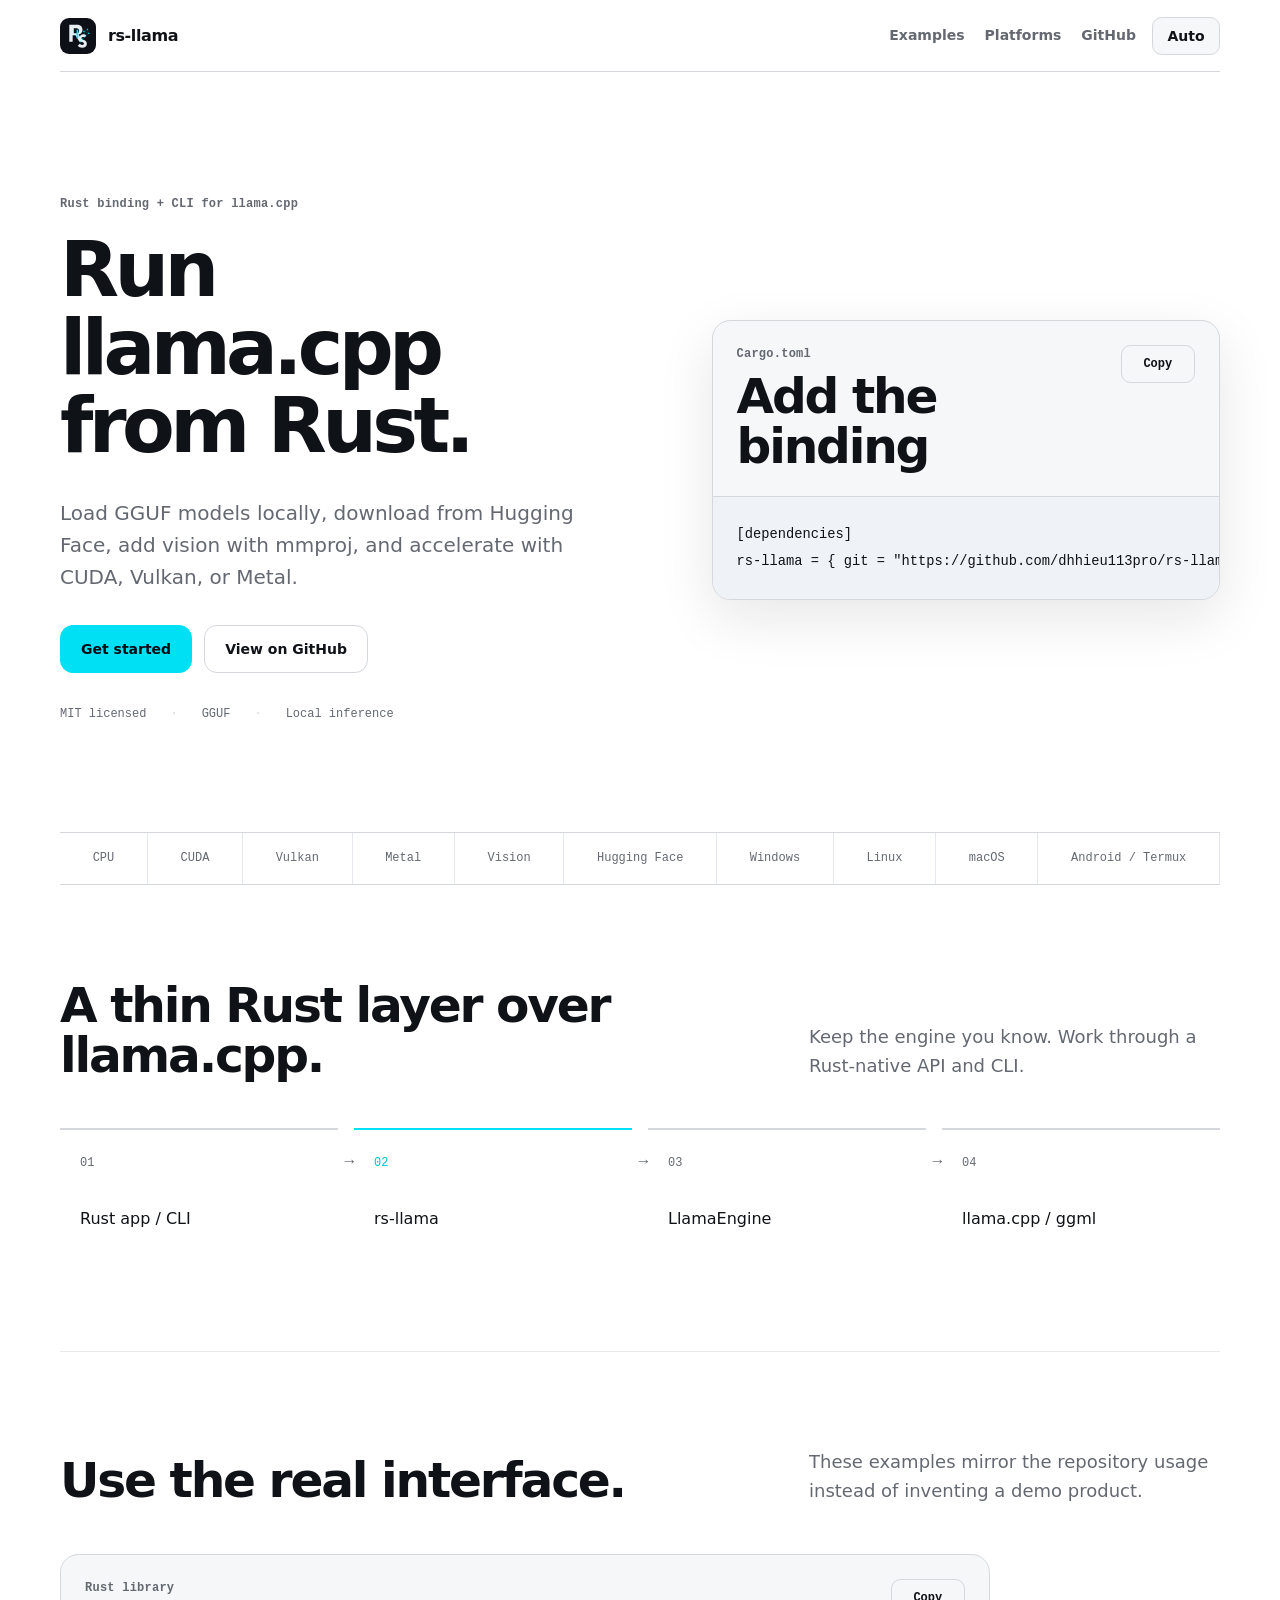
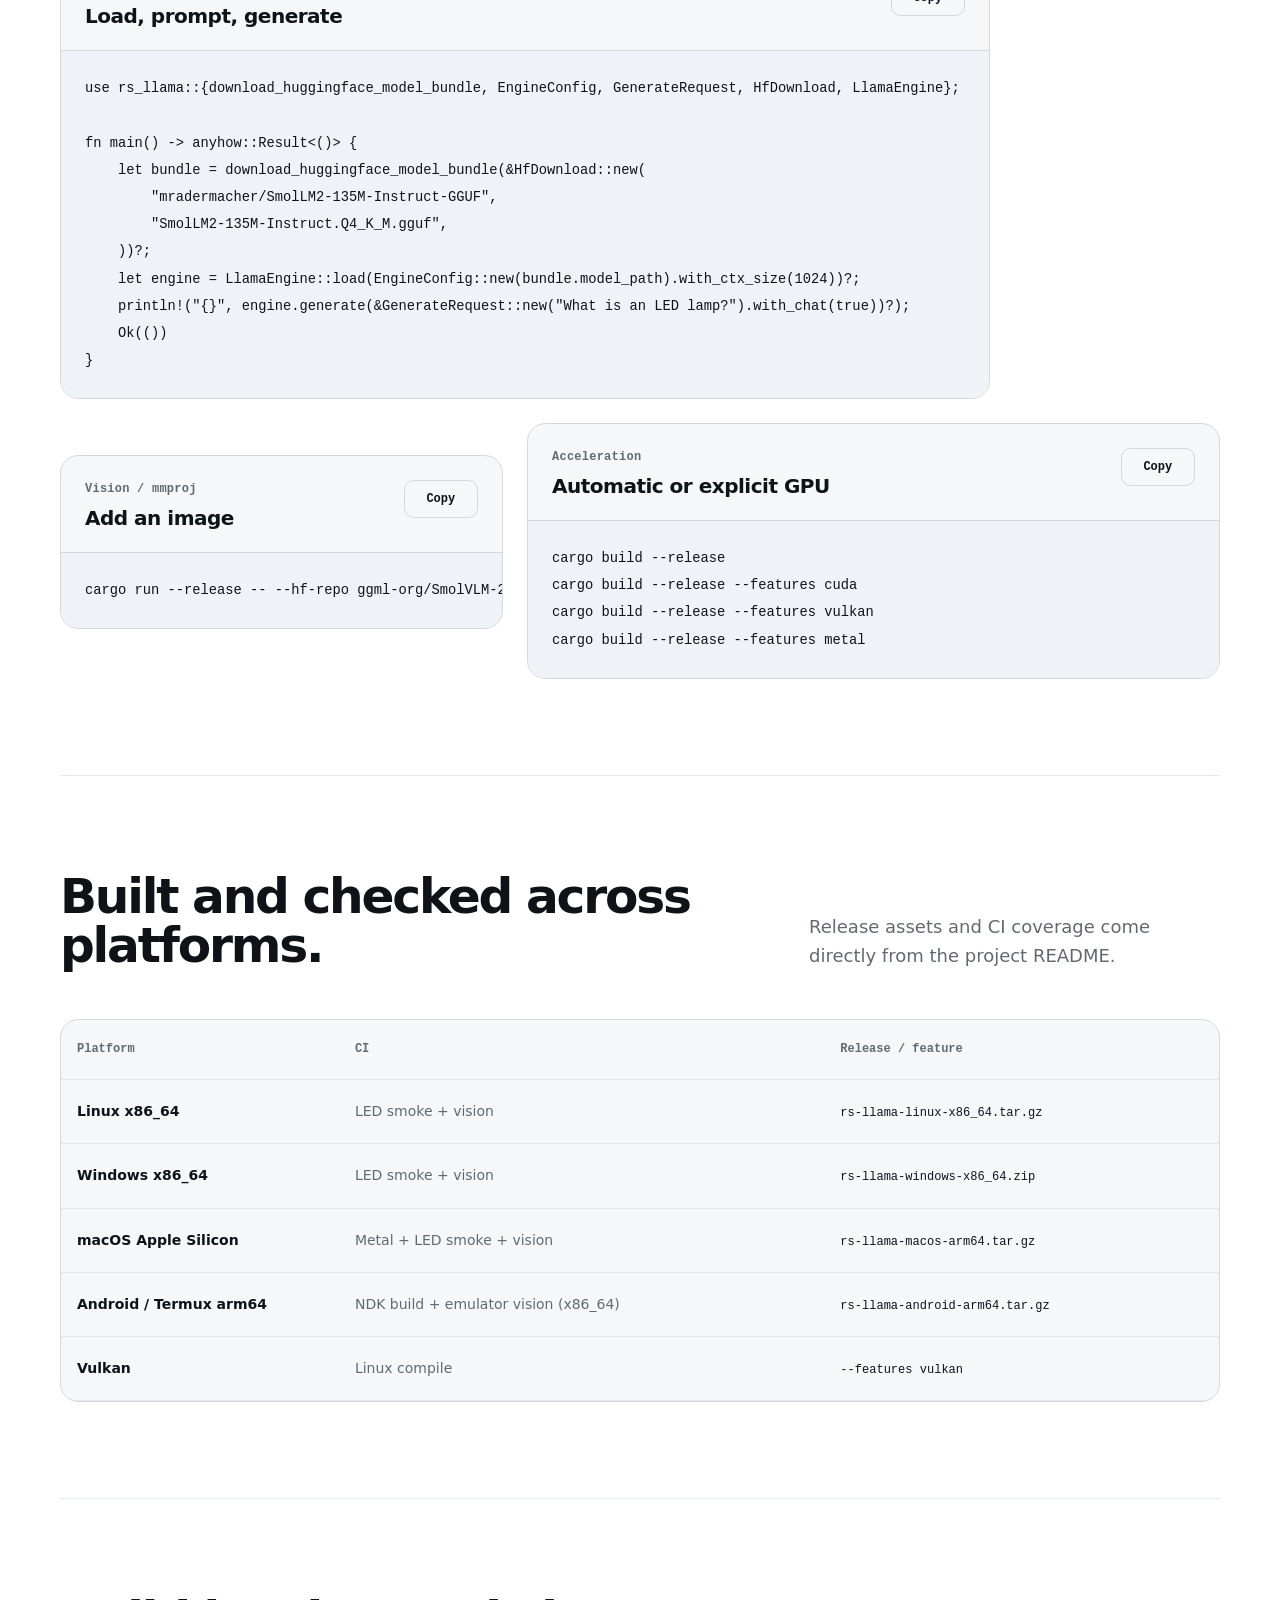
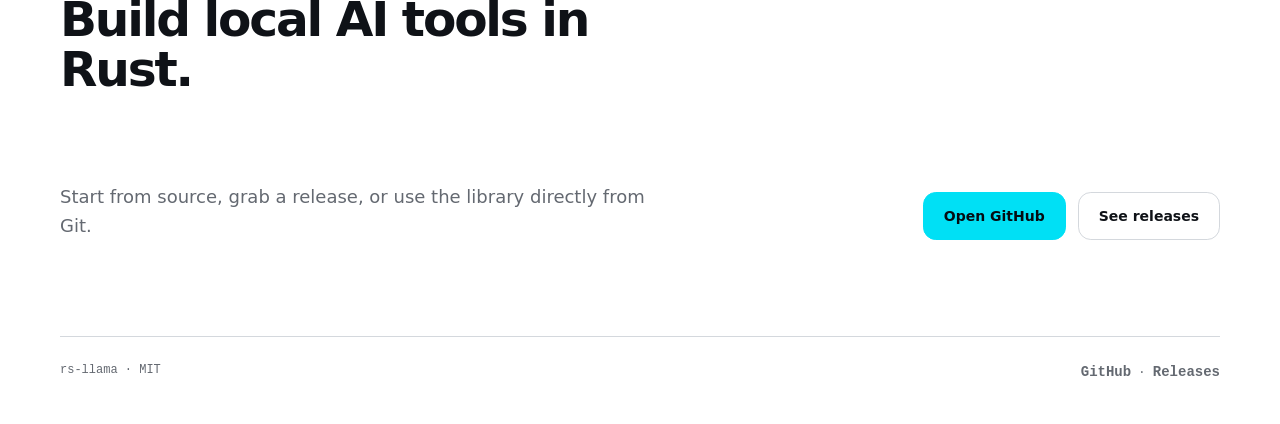
<file: docs/index.html>
<!doctype html>
<html lang="en">
<head>
  <meta charset="utf-8">
  <meta name="viewport" content="width=device-width, initial-scale=1">
  <meta name="description" content="rs-llama is a Rust library and CLI for running GGUF models through llama.cpp.">
  <meta name="color-scheme" content="light dark">
  <title>rs-llama — Run llama.cpp from Rust</title>
  <link rel="icon" href="./logo.svg" type="image/svg+xml">
  <script>(() => { try { const t = localStorage.getItem('site-theme'); if (t === 'light' || t === 'dark') document.documentElement.dataset.theme = t; } catch {} })();</script>
  <link rel="stylesheet" href="./tokens.css">
  <link rel="stylesheet" href="./styles.css">
  <script src="./app.js" defer></script>
</head>
<body>
  <a class="skip-link" href="#main">Skip to content</a>

  <header class="site-header">
    <a class="brand" href="#top" aria-label="rs-llama home">
      <img class="brand-logo" src="./logo.svg" alt="rs-llama logo">
      <span>rs-llama</span>
    </a>
    <nav class="site-nav" aria-label="Primary navigation">
      <a href="#examples">Examples</a>
      <a href="#platforms">Platforms</a>
      <a href="https://github.com/dhhieu113pro/rs-llama">GitHub</a>
    </nav>
    <button class="theme-toggle" id="theme-toggle" type="button" aria-label="Change color theme">Auto</button>
  </header>

  <main id="main">
    <section class="hero" id="top" aria-labelledby="hero-title">
      <div class="hero-copy">
        <p class="hero-note">Rust binding + CLI for llama.cpp</p>
        <h1 id="hero-title">Run llama.cpp from Rust.</h1>
        <p class="hero-lede">Load GGUF models locally, download from Hugging Face, add vision with mmproj, and accelerate with CUDA, Vulkan, or Metal.</p>
        <div class="hero-actions">
          <a class="button button-primary" href="#examples">Get started</a>
          <a class="button button-secondary" href="https://github.com/dhhieu113pro/rs-llama">View on GitHub</a>
        </div>
        <ul class="hero-meta" aria-label="Project facts">
          <li>MIT licensed</li>
          <li>GGUF</li>
          <li>Local inference</li>
        </ul>
      </div>

      <article class="playground-card playground-card-hero" aria-labelledby="install-title">
        <div class="example-head">
          <div>
            <p class="example-type">Cargo.toml</p>
            <h2 id="install-title">Add the binding</h2>
          </div>
          <button class="copy-button" type="button" data-copy-target="install-code">Copy</button>
        </div>
        <pre><code id="install-code">[dependencies]
rs-llama = { git = &quot;https://github.com/dhhieu113pro/rs-llama&quot; }</code></pre>
      </article>
    </section>

    <section class="capability-rail" aria-label="Supported capabilities">
      <span>CPU</span><span>CUDA</span><span>Vulkan</span><span>Metal</span><span>Vision</span><span>Hugging Face</span><span>Windows</span><span>Linux</span><span>macOS</span><span>Android / Termux</span>
    </section>

    <section class="architecture" aria-labelledby="architecture-title">
      <div class="section-heading">
        <h2 id="architecture-title">A thin Rust layer over llama.cpp.</h2>
        <p>Keep the engine you know. Work through a Rust-native API and CLI.</p>
      </div>
      <ol class="architecture-flow">
        <li><span>Rust app / CLI</span></li>
        <li><span>rs-llama</span></li>
        <li><span>LlamaEngine</span></li>
        <li><span>llama.cpp / ggml</span></li>
      </ol>
    </section>

    <section class="examples" id="examples" aria-labelledby="examples-title">
      <div class="section-heading">
        <h2 id="examples-title">Use the real interface.</h2>
        <p>These examples mirror the repository usage instead of inventing a demo product.</p>
      </div>

      <article class="playground-card example-wide" aria-labelledby="library-example-title">
        <div class="example-head">
          <div>
            <p class="example-type">Rust library</p>
            <h3 id="library-example-title">Load, prompt, generate</h3>
          </div>
          <button class="copy-button" type="button" data-copy-target="library-code">Copy</button>
        </div>
        <pre><code id="library-code">use rs_llama::{download_huggingface_model_bundle, EngineConfig, GenerateRequest, HfDownload, LlamaEngine};

fn main() -&gt; anyhow::Result&lt;()&gt; {
    let bundle = download_huggingface_model_bundle(&amp;HfDownload::new(
        &quot;mradermacher/SmolLM2-135M-Instruct-GGUF&quot;,
        &quot;SmolLM2-135M-Instruct.Q4_K_M.gguf&quot;,
    ))?;
    let engine = LlamaEngine::load(EngineConfig::new(bundle.model_path).with_ctx_size(1024))?;
    println!(&quot;{}&quot;, engine.generate(&amp;GenerateRequest::new(&quot;What is an LED lamp?&quot;).with_chat(true))?);
    Ok(())
}</code></pre>
      </article>

      <div class="example-pair">
        <article class="playground-card" aria-labelledby="vision-example-title">
          <div class="example-head">
            <div>
              <p class="example-type">Vision / mmproj</p>
              <h3 id="vision-example-title">Add an image</h3>
            </div>
            <button class="copy-button" type="button" data-copy-target="vision-code">Copy</button>
          </div>
          <pre><code id="vision-code">cargo run --release -- --hf-repo ggml-org/SmolVLM-256M-Instruct-GGUF --hf-file SmolVLM-256M-Instruct-Q8_0.gguf --image ./photo.jpg --chat --prompt &quot;What is in this image?&quot;</code></pre>
        </article>

        <article class="playground-card" aria-labelledby="backend-example-title">
          <div class="example-head">
            <div>
              <p class="example-type">Acceleration</p>
              <h3 id="backend-example-title">Automatic or explicit GPU</h3>
            </div>
            <button class="copy-button" type="button" data-copy-target="backend-code">Copy</button>
          </div>
          <pre><code id="backend-code">cargo build --release
cargo build --release --features cuda
cargo build --release --features vulkan
cargo build --release --features metal</code></pre>
        </article>
      </div>
    </section>

    <section class="platforms" id="platforms" aria-labelledby="platforms-title">
      <div class="section-heading">
        <h2 id="platforms-title">Built and checked across platforms.</h2>
        <p>Release assets and CI coverage come directly from the project README.</p>
      </div>
      <div class="table-wrap">
        <table class="platform-table">
          <thead><tr><th scope="col">Platform</th><th scope="col">CI</th><th scope="col">Release / feature</th></tr></thead>
          <tbody>
            <tr><th scope="row">Linux x86_64</th><td data-label="CI">LED smoke + vision</td><td data-label="Release / feature"><code>rs-llama-linux-x86_64.tar.gz</code></td></tr>
            <tr><th scope="row">Windows x86_64</th><td data-label="CI">LED smoke + vision</td><td data-label="Release / feature"><code>rs-llama-windows-x86_64.zip</code></td></tr>
            <tr><th scope="row">macOS Apple Silicon</th><td data-label="CI">Metal + LED smoke + vision</td><td data-label="Release / feature"><code>rs-llama-macos-arm64.tar.gz</code></td></tr>
            <tr><th scope="row">Android / Termux arm64</th><td data-label="CI">NDK build + emulator vision (x86_64)</td><td data-label="Release / feature"><code>rs-llama-android-arm64.tar.gz</code></td></tr>
            <tr><th scope="row">Vulkan</th><td data-label="CI">Linux compile</td><td data-label="Release / feature"><code>--features vulkan</code></td></tr>
          </tbody>
        </table>
      </div>
    </section>

    <section class="closing" aria-labelledby="closing-title">
      <h2 id="closing-title">Build local AI tools in Rust.</h2>
      <p>Start from source, grab a release, or use the library directly from Git.</p>
      <div class="hero-actions">
        <a class="button button-primary" href="https://github.com/dhhieu113pro/rs-llama">Open GitHub</a>
        <a class="button button-secondary" href="https://github.com/dhhieu113pro/rs-llama/releases">See releases</a>
      </div>
    </section>
  </main>

  <footer class="site-footer">
    <span>rs-llama · MIT</span>
    <span><a href="https://github.com/dhhieu113pro/rs-llama">GitHub</a> · <a href="https://github.com/dhhieu113pro/rs-llama/releases">Releases</a></span>
  </footer>
  <div class="sr-status" id="copy-status" role="status" aria-live="polite"></div>
</body>
</html>
</file>
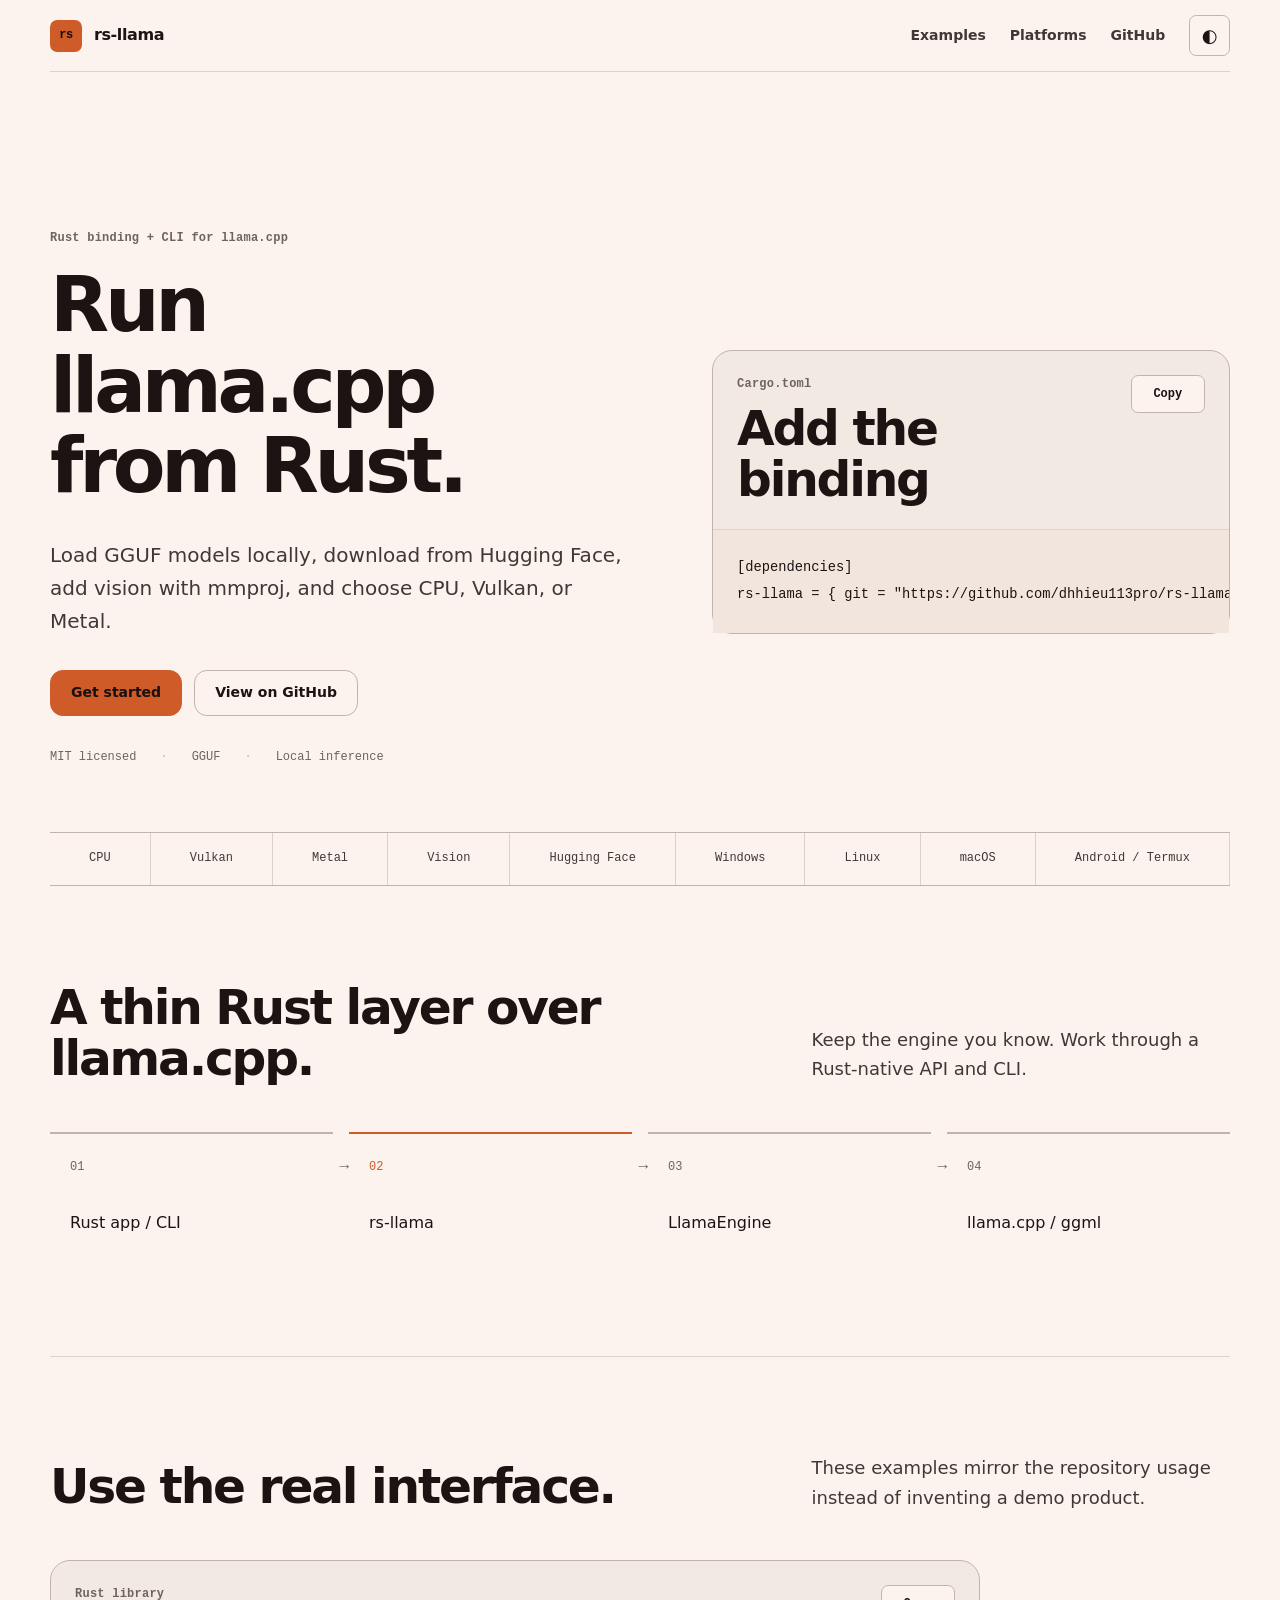
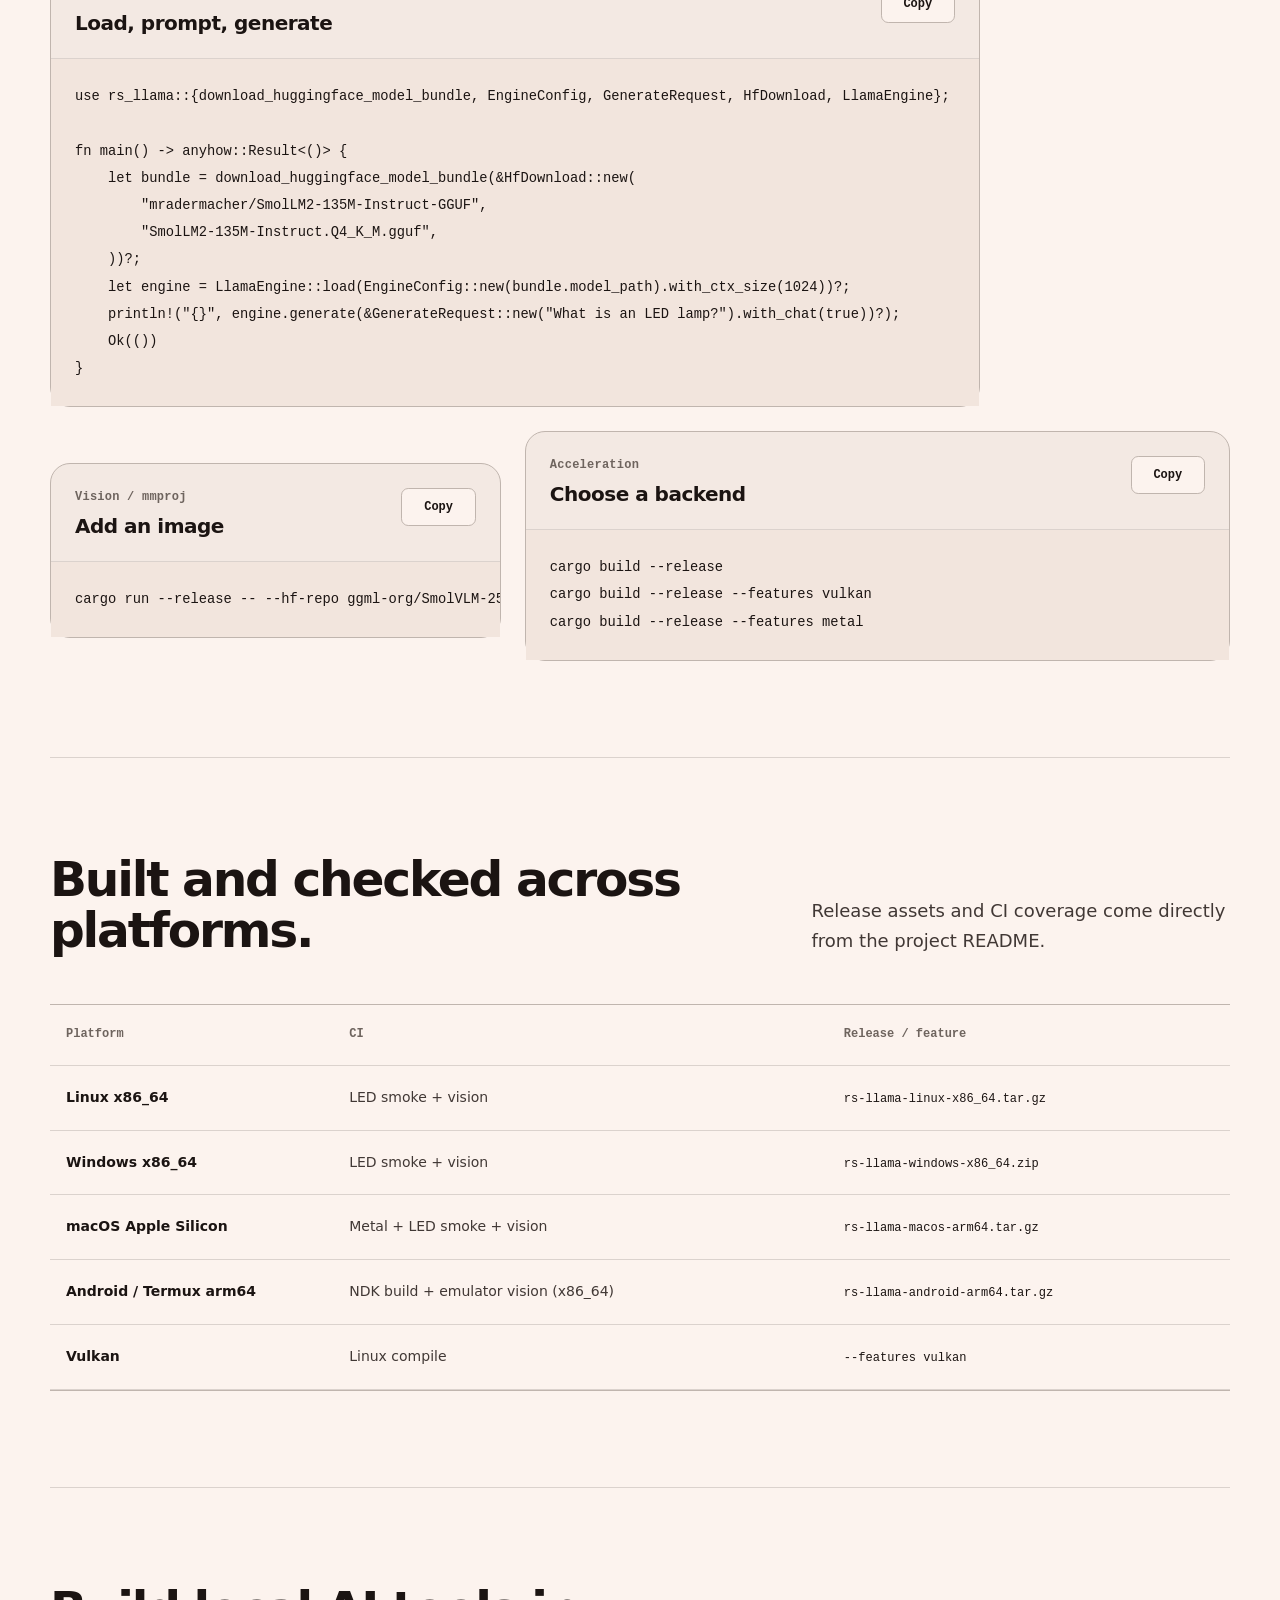
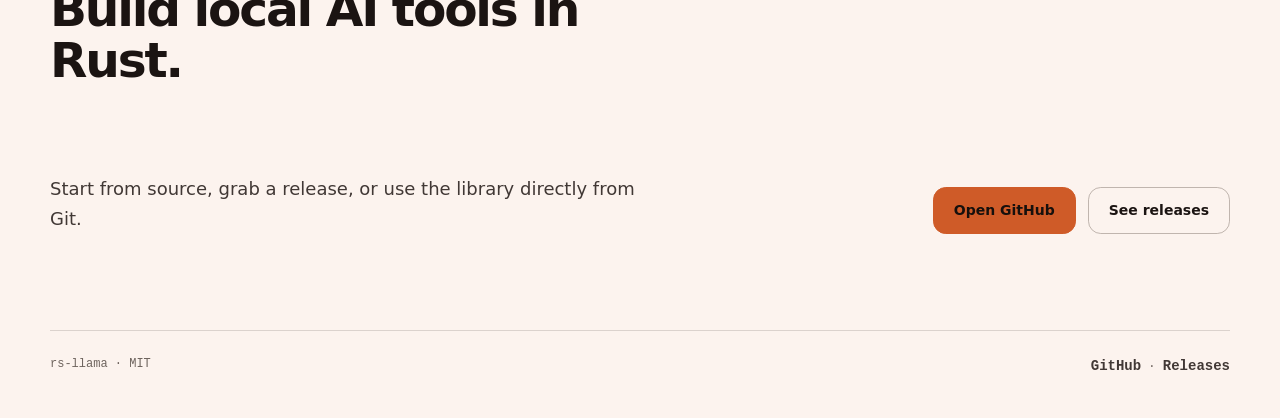
<file: site/index.html>
<!doctype html>
<html lang="en">
<head>
  <meta charset="utf-8">
  <meta name="viewport" content="width=device-width, initial-scale=1">
  <meta name="description" content="rs-llama is a Rust library and CLI for running GGUF models through llama.cpp.">
  <title>rs-llama — Run llama.cpp from Rust</title>
  <link rel="stylesheet" href="./tokens.css">
  <link rel="stylesheet" href="./styles.css">
  <script src="./app.js" defer></script>
</head>
<body>
  <a class="skip-link" href="#main">Skip to content</a>

  <header class="site-header">
    <a class="brand" href="#top" aria-label="rs-llama home">
      <span class="brand-mark" aria-hidden="true">rs</span>
      <span>rs-llama</span>
    </a>
    <nav class="site-nav" aria-label="Primary navigation">
      <a href="#examples">Examples</a>
      <a href="#platforms">Platforms</a>
      <a href="https://github.com/dhhieu113pro/rs-llama">GitHub</a>
    </nav>
    <button class="icon-button" id="theme-toggle" type="button" aria-label="Toggle color theme" title="Toggle color theme">
      <span aria-hidden="true" id="theme-icon">◐</span>
    </button>
  </header>

  <main id="main">
    <section class="hero" id="top" aria-labelledby="hero-title">
      <div class="hero-copy">
        <p class="hero-note">Rust binding + CLI for llama.cpp</p>
        <h1 id="hero-title">Run llama.cpp from Rust.</h1>
        <p class="hero-lede">Load GGUF models locally, download from Hugging Face, add vision with mmproj, and choose CPU, Vulkan, or Metal.</p>
        <div class="hero-actions">
          <a class="button button-primary" href="#examples">Get started</a>
          <a class="button button-secondary" href="https://github.com/dhhieu113pro/rs-llama">View on GitHub</a>
        </div>
        <ul class="hero-meta" aria-label="Project facts">
          <li>MIT licensed</li>
          <li>GGUF</li>
          <li>Local inference</li>
        </ul>
      </div>

      <article class="playground-card playground-card-hero" aria-labelledby="install-title">
        <div class="example-head">
          <div>
            <p class="example-type">Cargo.toml</p>
            <h2 id="install-title">Add the binding</h2>
          </div>
          <button class="copy-button" type="button" data-copy-target="install-code">Copy</button>
        </div>
        <pre><code id="install-code">[dependencies]
rs-llama = { git = &quot;https://github.com/dhhieu113pro/rs-llama&quot; }</code></pre>
      </article>
    </section>

    <section class="capability-rail" aria-label="Supported capabilities">
      <span>CPU</span><span>Vulkan</span><span>Metal</span><span>Vision</span><span>Hugging Face</span><span>Windows</span><span>Linux</span><span>macOS</span><span>Android / Termux</span>
    </section>

    <section class="architecture" aria-labelledby="architecture-title">
      <div class="section-heading">
        <h2 id="architecture-title">A thin Rust layer over llama.cpp.</h2>
        <p>Keep the engine you know. Work through a Rust-native API and CLI.</p>
      </div>
      <ol class="architecture-flow">
        <li><span>Rust app / CLI</span></li>
        <li><span>rs-llama</span></li>
        <li><span>LlamaEngine</span></li>
        <li><span>llama.cpp / ggml</span></li>
      </ol>
    </section>

    <section class="examples" id="examples" aria-labelledby="examples-title">
      <div class="section-heading">
        <h2 id="examples-title">Use the real interface.</h2>
        <p>These examples mirror the repository usage instead of inventing a demo product.</p>
      </div>

      <article class="playground-card example-wide" aria-labelledby="library-example-title">
        <div class="example-head">
          <div>
            <p class="example-type">Rust library</p>
            <h3 id="library-example-title">Load, prompt, generate</h3>
          </div>
          <button class="copy-button" type="button" data-copy-target="library-code">Copy</button>
        </div>
        <pre><code id="library-code">use rs_llama::{download_huggingface_model_bundle, EngineConfig, GenerateRequest, HfDownload, LlamaEngine};

fn main() -&gt; anyhow::Result&lt;()&gt; {
    let bundle = download_huggingface_model_bundle(&amp;HfDownload::new(
        &quot;mradermacher/SmolLM2-135M-Instruct-GGUF&quot;,
        &quot;SmolLM2-135M-Instruct.Q4_K_M.gguf&quot;,
    ))?;
    let engine = LlamaEngine::load(EngineConfig::new(bundle.model_path).with_ctx_size(1024))?;
    println!(&quot;{}&quot;, engine.generate(&amp;GenerateRequest::new(&quot;What is an LED lamp?&quot;).with_chat(true))?);
    Ok(())
}</code></pre>
      </article>

      <div class="example-pair">
        <article class="playground-card" aria-labelledby="vision-example-title">
          <div class="example-head">
            <div>
              <p class="example-type">Vision / mmproj</p>
              <h3 id="vision-example-title">Add an image</h3>
            </div>
            <button class="copy-button" type="button" data-copy-target="vision-code">Copy</button>
          </div>
          <pre><code id="vision-code">cargo run --release -- --hf-repo ggml-org/SmolVLM-256M-Instruct-GGUF --hf-file SmolVLM-256M-Instruct-Q8_0.gguf --image ./photo.jpg --chat --prompt &quot;What is in this image?&quot;</code></pre>
        </article>

        <article class="playground-card" aria-labelledby="backend-example-title">
          <div class="example-head">
            <div>
              <p class="example-type">Acceleration</p>
              <h3 id="backend-example-title">Choose a backend</h3>
            </div>
            <button class="copy-button" type="button" data-copy-target="backend-code">Copy</button>
          </div>
          <pre><code id="backend-code">cargo build --release
cargo build --release --features vulkan
cargo build --release --features metal</code></pre>
        </article>
      </div>
    </section>

    <section class="platforms" id="platforms" aria-labelledby="platforms-title">
      <div class="section-heading">
        <h2 id="platforms-title">Built and checked across platforms.</h2>
        <p>Release assets and CI coverage come directly from the project README.</p>
      </div>
      <div class="table-wrap">
        <table class="platform-table">
          <thead><tr><th scope="col">Platform</th><th scope="col">CI</th><th scope="col">Release / feature</th></tr></thead>
          <tbody>
            <tr><th scope="row">Linux x86_64</th><td data-label="CI">LED smoke + vision</td><td data-label="Release / feature"><code>rs-llama-linux-x86_64.tar.gz</code></td></tr>
            <tr><th scope="row">Windows x86_64</th><td data-label="CI">LED smoke + vision</td><td data-label="Release / feature"><code>rs-llama-windows-x86_64.zip</code></td></tr>
            <tr><th scope="row">macOS Apple Silicon</th><td data-label="CI">Metal + LED smoke + vision</td><td data-label="Release / feature"><code>rs-llama-macos-arm64.tar.gz</code></td></tr>
            <tr><th scope="row">Android / Termux arm64</th><td data-label="CI">NDK build + emulator vision (x86_64)</td><td data-label="Release / feature"><code>rs-llama-android-arm64.tar.gz</code></td></tr>
            <tr><th scope="row">Vulkan</th><td data-label="CI">Linux compile</td><td data-label="Release / feature"><code>--features vulkan</code></td></tr>
          </tbody>
        </table>
      </div>
    </section>

    <section class="closing" aria-labelledby="closing-title">
      <h2 id="closing-title">Build local AI tools in Rust.</h2>
      <p>Start from source, grab a release, or use the library directly from Git.</p>
      <div class="hero-actions">
        <a class="button button-primary" href="https://github.com/dhhieu113pro/rs-llama">Open GitHub</a>
        <a class="button button-secondary" href="https://github.com/dhhieu113pro/rs-llama/releases">See releases</a>
      </div>
    </section>
  </main>

  <footer class="site-footer">
    <span>rs-llama · MIT</span>
    <span><a href="https://github.com/dhhieu113pro/rs-llama">GitHub</a> · <a href="https://github.com/dhhieu113pro/rs-llama/releases">Releases</a></span>
  </footer>
  <div class="sr-status" id="copy-status" role="status" aria-live="polite"></div>
</body>
</html>
</file>
<file: docs/tokens.css>
:root {
  color-scheme: light;
  --color-paper: oklch(100% 0 0);
  --color-paper-2: oklch(97.5% 0.004 260);
  --color-paper-3: oklch(94.5% 0.006 260);
  --color-ink: oklch(18% 0.012 260);
  --color-ink-2: oklch(36% 0.014 260);
  --color-muted: oklch(52% 0.014 260);
  --color-rule: oklch(88% 0.008 260);
  --color-rule-2: oklch(93% 0.006 260);
  --color-accent: oklch(82% 0.16 205);
  --color-accent-ink: oklch(15% 0.018 240);
  --color-focus: oklch(72% 0.17 205);
  --color-code: oklch(96% 0.006 260);
  --color-success: oklch(58% 0.13 145);
  --color-error: oklch(56% 0.16 25);
  --color-shadow: oklch(20% 0.02 260 / 0.10);

  --font-display: Inter, "Segoe UI", ui-sans-serif, system-ui, -apple-system, BlinkMacSystemFont, sans-serif;
  --font-body: Inter, "Segoe UI", ui-sans-serif, system-ui, -apple-system, BlinkMacSystemFont, sans-serif;
  --font-mono: "SFMono-Regular", Consolas, "Liberation Mono", Menlo, monospace;

  --space-1: 0.25rem;
  --space-2: 0.5rem;
  --space-3: 0.75rem;
  --space-4: 1rem;
  --space-5: 1.25rem;
  --space-6: 1.5rem;
  --space-8: 2rem;
  --space-10: 2.5rem;
  --space-12: 3rem;
  --space-16: 4rem;
  --space-20: 5rem;
  --space-24: 6rem;

  --text-xs: 0.75rem;
  --text-sm: 0.875rem;
  --text-base: 1rem;
  --text-lg: 1.125rem;
  --text-xl: 1.25rem;
  --text-2xl: 1.5rem;
  --text-3xl: 1.875rem;
  --text-display: clamp(2.8rem, 6vw, 5.6rem);

  --radius-sm: 0.6rem;
  --radius-md: 0.8rem;
  --radius-lg: 1.15rem;
  --rule-thin: 1px;
  --dur-fast: 140ms;
  --dur-normal: 220ms;
  --ease-out: cubic-bezier(0.16, 1, 0.3, 1);
  --ease-in: cubic-bezier(0.7, 0, 0.84, 0);
  --ease-in-out: cubic-bezier(0.65, 0, 0.35, 1);
}

:root[data-theme="dark"] {
  color-scheme: dark;
  --color-paper: oklch(16% 0.012 260);
  --color-paper-2: oklch(20% 0.014 260);
  --color-paper-3: oklch(24% 0.016 260);
  --color-ink: oklch(96% 0.006 260);
  --color-ink-2: oklch(82% 0.01 260);
  --color-muted: oklch(68% 0.012 260);
  --color-rule: oklch(34% 0.014 260);
  --color-rule-2: oklch(27% 0.012 260);
  --color-accent: oklch(82% 0.16 205);
  --color-accent-ink: oklch(15% 0.018 240);
  --color-focus: oklch(78% 0.17 205);
  --color-code: oklch(19% 0.014 260);
  --color-success: oklch(70% 0.13 145);
  --color-error: oklch(70% 0.15 25);
  --color-shadow: oklch(0% 0 0 / 0.35);
}

@media (prefers-color-scheme: dark) {
  :root:not([data-theme="light"]) {
    color-scheme: dark;
    --color-paper: oklch(16% 0.012 260);
    --color-paper-2: oklch(20% 0.014 260);
    --color-paper-3: oklch(24% 0.016 260);
    --color-ink: oklch(96% 0.006 260);
    --color-ink-2: oklch(82% 0.01 260);
    --color-muted: oklch(68% 0.012 260);
    --color-rule: oklch(34% 0.014 260);
    --color-rule-2: oklch(27% 0.012 260);
    --color-accent: oklch(82% 0.16 205);
    --color-accent-ink: oklch(15% 0.018 240);
    --color-focus: oklch(78% 0.17 205);
    --color-code: oklch(19% 0.014 260);
    --color-success: oklch(70% 0.13 145);
    --color-error: oklch(70% 0.15 25);
    --color-shadow: oklch(0% 0 0 / 0.35);
  }
}
</file>
<file: docs/styles.css>
/* Hallmark · genre: modern-minimal · macrostructure: Component Playground · theme: Quay-aligned neutral · tone: technical/clean · anchor hue: cyan
 * vibe: calm native utility, local inference, technical restraint
 * axes: neutral surfaces / system sans / rs-llama cyan · enrichment: logo + code playground · nav: N9 · footer: Ft2
 */
/* Hallmark · pre-emit critique: P5 H5 E4 S5 R5 V5 */

html,
body {
  overflow-x: clip;
}

html {
  scroll-behavior: smooth;
  background: var(--color-paper);
}

* {
  box-sizing: border-box;
}

*::before,
*::after {
  box-sizing: border-box;
}

body {
  margin: 0;
  background: var(--color-paper);
  color: var(--color-ink);
  font-family: var(--font-body);
  font-size: var(--text-base);
  line-height: 1.6;
  text-rendering: optimizeLegibility;
}

button,
a {
  -webkit-tap-highlight-color: transparent;
}

a {
  color: inherit;
  text-decoration-thickness: var(--rule-thin);
  text-underline-offset: 0.2em;
}

a:focus-visible,
button:focus-visible {
  outline: 3px solid var(--color-focus);
  outline-offset: 3px;
}

button {
  font-family: var(--font-body);
}

h1,
h2,
h3,
p,
ul,
ol {
  margin-top: 0;
}

h1,
h2,
h3 {
  min-width: 0;
  margin-bottom: 0;
  color: var(--color-ink);
  font-family: var(--font-display);
  font-style: normal;
  line-height: 1.02;
  overflow-wrap: anywhere;
}

h1 {
  max-width: 10ch;
  font-size: var(--text-display);
  font-weight: 760;
  letter-spacing: -0.06em;
}

h2 {
  font-size: clamp(2rem, 3.8vw, 3.35rem);
  font-weight: 720;
  letter-spacing: -0.045em;
}

h3 {
  font-size: var(--text-xl);
  font-weight: 700;
  letter-spacing: -0.025em;
}

pre,
code {
  font-family: var(--font-mono);
}

pre {
  margin: 0;
  overflow-x: auto;
  overscroll-behavior-inline: contain;
  scrollbar-width: thin;
}

code {
  font-size: 0.86em;
}

.skip-link {
  position: fixed;
  top: var(--space-3);
  left: var(--space-3);
  z-index: 100;
  transform: translateY(-180%);
  padding: var(--space-2) var(--space-4);
  border: var(--rule-thin) solid var(--color-ink);
  border-radius: var(--radius-sm);
  background: var(--color-paper);
  color: var(--color-ink);
  text-decoration: none;
  transition: transform var(--dur-fast) var(--ease-out);
}

.skip-link:focus {
  transform: translateY(0);
}

.site-header,
.hero,
.capability-rail,
.architecture,
.examples,
.platforms,
.closing,
.site-footer {
  width: min(1160px, calc(100% - 2 * var(--space-8)));
  margin-inline: auto;
}

.site-header {
  position: sticky;
  top: 0;
  z-index: 20;
  display: grid;
  grid-template-columns: 1fr auto auto;
  align-items: center;
  min-height: 72px;
  border-bottom: var(--rule-thin) solid var(--color-rule);
  background: var(--color-paper);
}

.brand,
.site-nav a,
.button,
.site-footer a {
  white-space: nowrap;
}

.brand {
  display: inline-flex;
  align-items: center;
  gap: var(--space-3);
  width: max-content;
  font-family: var(--font-display);
  font-weight: 750;
  letter-spacing: -0.025em;
  text-decoration: none;
}

.brand-logo {
  display: block;
  width: 36px;
  height: 36px;
  border-radius: 9px;
}

.site-nav {
  display: flex;
  align-items: center;
  gap: var(--space-5);
  margin-right: var(--space-4);
}

.site-nav a,
.site-footer a {
  color: var(--color-muted);
  font-size: var(--text-sm);
  font-weight: 600;
  text-decoration: none;
  transition: color var(--dur-fast) var(--ease-out);
}

.site-nav a:hover,
.site-footer a:hover {
  color: var(--color-ink);
}

.theme-toggle,
.copy-button {
  border: var(--rule-thin) solid var(--color-rule);
  border-radius: var(--radius-sm);
  background: var(--color-paper-2);
  color: var(--color-ink);
  cursor: pointer;
  font-weight: 650;
  transition: transform var(--dur-fast) var(--ease-out), background var(--dur-fast) var(--ease-out), border-color var(--dur-fast) var(--ease-out), opacity var(--dur-fast) var(--ease-out);
}

.theme-toggle {
  min-width: 68px;
  height: 38px;
  padding-inline: var(--space-3);
  font-size: var(--text-sm);
}

.theme-toggle:hover,
.copy-button:hover {
  background: var(--color-paper-3);
  transform: translateY(-1px);
}

.theme-toggle:active,
.copy-button:active,
.button:active {
  transform: translateY(1px);
}

.copy-button[data-state="loading"],
.button[data-state="loading"] {
  cursor: wait;
  opacity: 0.58;
}

.copy-button[data-state="error"],
.button[data-state="error"] {
  border-color: var(--color-error);
}

.copy-button[data-state="success"],
.button[data-state="success"] {
  border-color: var(--color-success);
}

.hero {
  display: grid;
  grid-template-columns: minmax(0, 1.05fr) minmax(0, 0.95fr);
  gap: clamp(var(--space-12), 7vw, var(--space-24));
  align-items: center;
  min-height: min(760px, calc(100svh - 72px));
  padding-block: var(--space-20) var(--space-16);
}

.hero-copy {
  min-width: 0;
}

.hero-note,
.example-type {
  margin-bottom: var(--space-4);
  color: var(--color-muted);
  font-family: var(--font-mono);
  font-size: var(--text-xs);
  font-weight: 650;
  letter-spacing: 0.02em;
}

.hero-lede {
  max-width: 38rem;
  margin: var(--space-8) 0 0;
  color: var(--color-muted);
  font-size: clamp(var(--text-lg), 2vw, var(--text-xl));
}

.hero-actions {
  display: flex;
  flex-wrap: wrap;
  gap: var(--space-3);
  margin-top: var(--space-8);
}

.button {
  display: inline-flex;
  align-items: center;
  justify-content: center;
  min-height: 48px;
  padding: 0 var(--space-5);
  border: var(--rule-thin) solid var(--color-rule);
  border-radius: var(--radius-md);
  font-size: var(--text-sm);
  font-weight: 700;
  text-decoration: none;
  transition: transform var(--dur-fast) var(--ease-out), background var(--dur-fast) var(--ease-out), border-color var(--dur-fast) var(--ease-out), opacity var(--dur-fast) var(--ease-out);
}

.button:hover {
  transform: translateY(-1px);
}

.button-primary {
  border-color: var(--color-accent);
  background: var(--color-accent);
  color: var(--color-accent-ink);
}

.button-primary:hover {
  border-color: var(--color-focus);
}

.button-secondary {
  background: var(--color-paper);
  color: var(--color-ink);
}

.button-secondary:hover {
  background: var(--color-paper-2);
}

.hero-meta {
  display: flex;
  flex-wrap: wrap;
  gap: var(--space-3) var(--space-6);
  margin: var(--space-8) 0 0;
  padding: 0;
  color: var(--color-muted);
  font-family: var(--font-mono);
  font-size: var(--text-xs);
  list-style: none;
}

.hero-meta li + li::before {
  content: "·";
  margin-right: var(--space-6);
  color: var(--color-rule);
}

.playground-card {
  min-width: 0;
  overflow: hidden;
  border: var(--rule-thin) solid var(--color-rule);
  border-radius: var(--radius-lg);
  background: var(--color-paper-2);
}

.playground-card-hero {
  align-self: center;
  box-shadow: 0 18px 55px var(--color-shadow);
}

.example-head {
  display: flex;
  align-items: flex-start;
  justify-content: space-between;
  gap: var(--space-6);
  padding: var(--space-6);
  border-bottom: var(--rule-thin) solid var(--color-rule);
}

.example-head .example-type {
  margin-bottom: var(--space-2);
}

.copy-button {
  min-width: 4.65rem;
  min-height: 2.35rem;
  padding-inline: var(--space-3);
  font-family: var(--font-mono);
  font-size: var(--text-xs);
  white-space: nowrap;
}

.playground-card pre {
  padding: var(--space-6);
  background: var(--color-code);
  color: var(--color-ink);
  line-height: 1.7;
}

.capability-rail {
  display: flex;
  flex-wrap: wrap;
  border-block: var(--rule-thin) solid var(--color-rule);
}

.capability-rail span {
  flex: 1 0 auto;
  padding: var(--space-4) var(--space-5);
  border-right: var(--rule-thin) solid var(--color-rule-2);
  color: var(--color-muted);
  font-family: var(--font-mono);
  font-size: var(--text-xs);
  text-align: center;
}

.architecture,
.examples,
.platforms {
  padding-block: var(--space-24);
  border-bottom: var(--rule-thin) solid var(--color-rule-2);
}

.section-heading {
  display: grid;
  grid-template-columns: minmax(0, 1.25fr) minmax(0, 0.75fr);
  gap: var(--space-16);
  align-items: end;
  margin-bottom: var(--space-12);
}

.section-heading p {
  max-width: 34rem;
  margin-bottom: 0;
  color: var(--color-muted);
  font-size: var(--text-lg);
}

.architecture-flow {
  display: grid;
  grid-template-columns: repeat(4, minmax(0, 1fr));
  gap: var(--space-4);
  margin: 0;
  padding: 0;
  list-style: none;
  counter-reset: architecture;
}

.architecture-flow li {
  position: relative;
  min-width: 0;
  padding: var(--space-6) var(--space-5);
  border-top: 2px solid var(--color-rule);
  color: var(--color-ink);
  counter-increment: architecture;
}

.architecture-flow li::before {
  content: "0" counter(architecture);
  display: block;
  margin-bottom: var(--space-8);
  color: var(--color-muted);
  font-family: var(--font-mono);
  font-size: var(--text-xs);
}

.architecture-flow li:nth-child(2) {
  border-top-color: var(--color-accent);
}

.architecture-flow li:nth-child(2)::before {
  color: var(--color-focus);
}

.architecture-flow li:not(:last-child)::after {
  content: "→";
  position: absolute;
  top: var(--space-5);
  right: calc(var(--space-4) * -1);
  z-index: 2;
  color: var(--color-muted);
  font-family: var(--font-mono);
}

.examples {
  display: grid;
  gap: var(--space-6);
}

.examples .section-heading {
  margin-bottom: var(--space-6);
}

.example-wide {
  width: min(100%, 930px);
}

.example-pair {
  display: grid;
  grid-template-columns: minmax(0, 0.78fr) minmax(0, 1.22fr);
  gap: var(--space-6);
  align-items: start;
}

.example-pair .playground-card:first-child {
  margin-top: var(--space-8);
}

.table-wrap {
  overflow: hidden;
  border: var(--rule-thin) solid var(--color-rule);
  border-radius: var(--radius-lg);
  background: var(--color-paper-2);
}

.platform-table {
  width: 100%;
  border-collapse: collapse;
  font-size: var(--text-sm);
}

.platform-table th,
.platform-table td {
  padding: var(--space-5) var(--space-4);
  border-bottom: var(--rule-thin) solid var(--color-rule-2);
  text-align: left;
  vertical-align: top;
}

.platform-table thead th {
  color: var(--color-muted);
  font-family: var(--font-mono);
  font-size: var(--text-xs);
  font-weight: 600;
}

.platform-table tbody th {
  width: 24%;
  font-weight: 700;
}

.platform-table td:nth-child(2) {
  color: var(--color-muted);
}

.platform-table code {
  overflow-wrap: anywhere;
}

.closing {
  display: grid;
  grid-template-columns: minmax(0, 1.2fr) minmax(0, 0.8fr);
  gap: var(--space-16);
  align-items: end;
  padding-block: var(--space-24);
}

.closing p {
  grid-column: 1;
  max-width: 38rem;
  margin: var(--space-6) 0 0;
  color: var(--color-muted);
  font-size: var(--text-lg);
}

.closing .hero-actions {
  grid-column: 2;
  grid-row: 1 / span 2;
  justify-content: flex-end;
  align-self: end;
  margin-top: 0;
}

.site-footer {
  display: flex;
  justify-content: space-between;
  gap: var(--space-6);
  padding-block: var(--space-6) var(--space-10);
  border-top: var(--rule-thin) solid var(--color-rule);
  color: var(--color-muted);
  font-family: var(--font-mono);
  font-size: var(--text-xs);
}

.sr-status {
  position: fixed;
  width: 1px;
  height: 1px;
  overflow: hidden;
  clip-path: inset(50%);
  white-space: nowrap;
}

/* verified target: 768px */
@media (max-width: 900px) {
  .hero {
    grid-template-columns: minmax(0, 1fr);
    min-height: auto;
    padding-block: var(--space-16);
  }

  .section-heading,
  .closing {
    grid-template-columns: minmax(0, 1fr);
    gap: var(--space-6);
  }

  .closing .hero-actions {
    grid-column: 1;
    grid-row: auto;
    justify-content: flex-start;
  }

  .architecture-flow {
    grid-template-columns: repeat(2, minmax(0, 1fr));
  }

  .architecture-flow li:nth-child(2)::after {
    display: none;
  }

  .example-pair {
    grid-template-columns: minmax(0, 1fr);
  }

  .example-pair .playground-card:first-child {
    width: min(86%, 680px);
    margin-top: 0;
  }
}

/* verified target: 414px */
/* verified target: 375px */
/* verified target: 320px */
@media (max-width: 640px) {
  .site-header,
  .hero,
  .capability-rail,
  .architecture,
  .examples,
  .platforms,
  .closing,
  .site-footer {
    width: min(100% - 2 * var(--space-4), 1160px);
  }

  .site-header {
    grid-template-columns: 1fr auto;
    min-height: 64px;
  }

  .site-nav {
    display: none;
  }

  .brand-logo {
    width: 32px;
    height: 32px;
  }

  .theme-toggle {
    min-width: 62px;
    height: 36px;
  }

  h1 {
    font-size: clamp(2.65rem, 14vw, 4.1rem);
  }

  h2 {
    font-size: clamp(1.9rem, 10vw, 2.8rem);
  }

  .hero {
    gap: var(--space-12);
    padding-block: var(--space-12);
  }

  .hero-actions {
    gap: var(--space-2);
  }

  .button {
    padding-inline: var(--space-4);
  }

  .hero-meta li + li::before {
    margin-right: var(--space-3);
  }

  .example-head {
    gap: var(--space-3);
    padding: var(--space-4);
  }

  .playground-card pre {
    padding: var(--space-4);
  }

  .capability-rail span {
    flex-basis: 50%;
  }

  .architecture,
  .examples,
  .platforms,
  .closing {
    padding-block: var(--space-16);
  }

  .architecture-flow {
    grid-template-columns: minmax(0, 1fr);
  }

  .architecture-flow li::after {
    display: none;
  }

  .example-pair .playground-card:first-child {
    width: 100%;
  }

  .table-wrap {
    border-inline: 0;
    border-radius: 0;
  }

  .platform-table,
  .platform-table tbody,
  .platform-table tr,
  .platform-table th,
  .platform-table td {
    display: block;
    width: 100%;
  }

  .platform-table thead {
    position: absolute;
    width: 1px;
    height: 1px;
    overflow: hidden;
    clip-path: inset(50%);
  }

  .platform-table tr {
    padding: var(--space-4) 0;
    border-bottom: var(--rule-thin) solid var(--color-rule);
  }

  .platform-table th,
  .platform-table td {
    padding: var(--space-2) var(--space-1);
    border: 0;
  }

  .platform-table tbody th {
    margin-bottom: var(--space-2);
  }

  .platform-table td::before {
    content: attr(data-label) ": ";
    color: var(--color-muted);
    font-family: var(--font-mono);
    font-size: var(--text-xs);
  }

  .site-footer {
    flex-direction: column;
    padding-bottom: var(--space-8);
  }
}

@media (prefers-reduced-motion: reduce) {
  html {
    scroll-behavior: auto;
  }

  *,
  *::before,
  *::after {
    animation-duration: 0.01ms;
    animation-iteration-count: 1;
    transition-duration: 0.01ms;
  }
}
</file>
<file: site/tokens.css>
:root {
  color-scheme: light;
  --color-paper: oklch(97% 0.012 55);
  --color-paper-2: oklch(94% 0.014 55);
  --color-paper-3: oklch(90% 0.016 55);
  --color-ink: oklch(20% 0.012 45);
  --color-ink-2: oklch(35% 0.014 45);
  --color-muted: oklch(51% 0.016 48);
  --color-rule: oklch(78% 0.016 50);
  --color-rule-2: oklch(87% 0.012 50);
  --color-accent: oklch(61% 0.16 42);
  --color-accent-ink: oklch(18% 0.012 42);
  --color-focus: oklch(64% 0.20 42);
  --color-code: oklch(93% 0.018 52);
  --color-success: oklch(58% 0.13 145);
  --color-error: oklch(56% 0.16 25);

  --font-display: ui-sans-serif, system-ui, -apple-system, BlinkMacSystemFont, "Segoe UI", sans-serif;
  --font-body: ui-sans-serif, system-ui, -apple-system, BlinkMacSystemFont, "Segoe UI", sans-serif;
  --font-mono: "SFMono-Regular", Consolas, "Liberation Mono", Menlo, monospace;

  --space-1: 0.25rem;
  --space-2: 0.5rem;
  --space-3: 0.75rem;
  --space-4: 1rem;
  --space-5: 1.25rem;
  --space-6: 1.5rem;
  --space-8: 2rem;
  --space-10: 2.5rem;
  --space-12: 3rem;
  --space-16: 4rem;
  --space-20: 5rem;
  --space-24: 6rem;

  --text-xs: 0.75rem;
  --text-sm: 0.875rem;
  --text-base: 1rem;
  --text-lg: 1.125rem;
  --text-xl: 1.25rem;
  --text-2xl: 1.5rem;
  --text-3xl: 1.875rem;
  --text-display: clamp(2.8rem, 6vw, 5.6rem);

  --radius-sm: 0.45rem;
  --radius-md: 0.8rem;
  --radius-lg: 1.25rem;
  --rule-thin: 1px;
  --dur-fast: 140ms;
  --dur-normal: 220ms;
  --ease-out: cubic-bezier(0.16, 1, 0.3, 1);
  --ease-in: cubic-bezier(0.7, 0, 0.84, 0);
  --ease-in-out: cubic-bezier(0.65, 0, 0.35, 1);
}

:root[data-theme="dark"] {
  color-scheme: dark;
  --color-paper: oklch(16% 0.014 45);
  --color-paper-2: oklch(20% 0.016 45);
  --color-paper-3: oklch(25% 0.018 45);
  --color-ink: oklch(94% 0.012 52);
  --color-ink-2: oklch(81% 0.014 50);
  --color-muted: oklch(68% 0.016 48);
  --color-rule: oklch(35% 0.018 45);
  --color-rule-2: oklch(27% 0.016 45);
  --color-accent: oklch(69% 0.15 42);
  --color-accent-ink: oklch(17% 0.012 42);
  --color-focus: oklch(73% 0.19 42);
  --color-code: oklch(20% 0.018 45);
  --color-success: oklch(70% 0.13 145);
  --color-error: oklch(70% 0.15 25);
}

@media (prefers-color-scheme: dark) {
  :root:not([data-theme="light"]) {
    color-scheme: dark;
    --color-paper: oklch(16% 0.014 45);
    --color-paper-2: oklch(20% 0.016 45);
    --color-paper-3: oklch(25% 0.018 45);
    --color-ink: oklch(94% 0.012 52);
    --color-ink-2: oklch(81% 0.014 50);
    --color-muted: oklch(68% 0.016 48);
    --color-rule: oklch(35% 0.018 45);
    --color-rule-2: oklch(27% 0.016 45);
    --color-accent: oklch(69% 0.15 42);
    --color-accent-ink: oklch(17% 0.012 42);
    --color-focus: oklch(73% 0.19 42);
    --color-code: oklch(20% 0.018 45);
    --color-success: oklch(70% 0.13 145);
    --color-error: oklch(70% 0.15 25);
  }
}
</file>
<file: site/styles.css>
/* Hallmark · genre: modern-minimal · macrostructure: Component Playground · theme: custom · tone: technical/austere · anchor hue: rust-copper
 * vibe: rust precision, local inference, technical restraint
 * paper: oklch(97% 0.012 55) · accent: oklch(61% 0.16 42)
 * display: system sans · body: system sans · mono: system mono
 * axes: warm-near-white / technical-sans / rust-copper · enrichment: none · nav: N9 · footer: Ft2
 */
/* Hallmark · pre-emit critique: P4 H4 E4 S5 R5 V4 */

html,
body {
  overflow-x: clip;
}

html {
  scroll-behavior: smooth;
  background: var(--color-paper);
}

* {
  box-sizing: border-box;
}

*::before,
*::after {
  box-sizing: border-box;
}

body {
  margin: 0;
  background: var(--color-paper);
  color: var(--color-ink);
  font-family: var(--font-body);
  font-size: var(--text-base);
  line-height: 1.65;
  text-rendering: optimizeLegibility;
}

button,
a {
  -webkit-tap-highlight-color: transparent;
}

a {
  color: inherit;
  text-decoration-thickness: var(--rule-thin);
  text-underline-offset: 0.2em;
}

a:focus-visible,
button:focus-visible {
  outline: 3px solid var(--color-focus);
  outline-offset: 3px;
}

button {
  font-family: var(--font-body);
}

h1,
h2,
h3,
p,
ul,
ol {
  margin-top: 0;
}

h1,
h2,
h3 {
  margin-bottom: 0;
  color: var(--color-ink);
  font-family: var(--font-display);
  font-style: normal;
  line-height: 1.05;
  overflow-wrap: anywhere;
  min-width: 0;
}

h1 {
  max-width: 10ch;
  font-size: var(--text-display);
  font-weight: 720;
  letter-spacing: -0.055em;
}

h2 {
  font-size: clamp(2rem, 3.8vw, 3.4rem);
  font-weight: 680;
  letter-spacing: -0.045em;
}

h3 {
  font-size: var(--text-xl);
  font-weight: 680;
  letter-spacing: -0.025em;
}

pre,
code {
  font-family: var(--font-mono);
}

pre {
  margin: 0;
  overflow-x: auto;
  overscroll-behavior-inline: contain;
  scrollbar-width: thin;
}

code {
  font-size: 0.86em;
}

.skip-link {
  position: fixed;
  top: var(--space-3);
  left: var(--space-3);
  z-index: 100;
  transform: translateY(-180%);
  padding: var(--space-2) var(--space-4);
  border: var(--rule-thin) solid var(--color-ink);
  border-radius: var(--radius-sm);
  background: var(--color-paper);
  color: var(--color-ink);
  text-decoration: none;
  transition: transform var(--dur-fast) var(--ease-out);
}

.skip-link:focus {
  transform: translateY(0);
}

.site-header,
.hero,
.capability-rail,
.architecture,
.examples,
.platforms,
.closing,
.site-footer {
  width: min(1180px, calc(100% - 2 * var(--space-8)));
  margin-inline: auto;
}

.site-header {
  position: sticky;
  top: 0;
  z-index: 20;
  display: grid;
  grid-template-columns: 1fr auto auto;
  align-items: center;
  min-height: 72px;
  border-bottom: var(--rule-thin) solid var(--color-rule-2);
  background: var(--color-paper);
}

.brand,
.site-nav a,
.button,
.site-footer a {
  white-space: nowrap;
}

.brand {
  display: inline-flex;
  align-items: center;
  gap: var(--space-3);
  width: max-content;
  font-family: var(--font-display);
  font-weight: 720;
  letter-spacing: -0.025em;
  text-decoration: none;
}

.brand-mark {
  display: inline-grid;
  width: 2rem;
  height: 2rem;
  place-items: center;
  border-radius: var(--radius-sm);
  background: var(--color-accent);
  color: var(--color-accent-ink);
  font-family: var(--font-mono);
  font-size: var(--text-xs);
  font-weight: 700;
  letter-spacing: -0.04em;
}

.site-nav {
  display: flex;
  align-items: center;
  gap: var(--space-6);
  margin-right: var(--space-6);
}

.site-nav a,
.site-footer a {
  color: var(--color-ink-2);
  font-size: var(--text-sm);
  font-weight: 600;
  text-decoration: none;
  transition: color var(--dur-fast) var(--ease-out);
}

.site-nav a:hover,
.site-footer a:hover {
  color: var(--color-ink);
}

.icon-button,
.copy-button {
  display: inline-grid;
  place-items: center;
  border: var(--rule-thin) solid var(--color-rule);
  border-radius: var(--radius-sm);
  background: var(--color-paper);
  color: var(--color-ink);
  cursor: pointer;
  transition: transform var(--dur-fast) var(--ease-out), background var(--dur-fast) var(--ease-out), border-color var(--dur-fast) var(--ease-out), opacity var(--dur-fast) var(--ease-out);
}

.icon-button {
  width: 2.55rem;
  height: 2.55rem;
  font-size: var(--text-lg);
}

.icon-button:hover,
.copy-button:hover {
  background: var(--color-paper-2);
  transform: translateY(-1px);
}

.icon-button:active,
.copy-button:active,
.button:active {
  transform: translateY(1px);
}

.icon-button:disabled,
.copy-button:disabled,
.button[aria-disabled="true"],
.icon-button[data-state="loading"],
.copy-button[data-state="loading"],
.button[data-state="loading"] {
  cursor: wait;
  opacity: 0.58;
}

.icon-button[data-state="error"],
.copy-button[data-state="error"],
.button[data-state="error"] {
  border-color: var(--color-error);
}

.icon-button[data-state="success"],
.copy-button[data-state="success"],
.button[data-state="success"] {
  border-color: var(--color-success);
}

.hero {
  display: grid;
  grid-template-columns: minmax(0, 1.05fr) minmax(0, 0.95fr);
  gap: clamp(var(--space-12), 7vw, var(--space-24));
  align-items: end;
  min-height: min(760px, calc(100svh - 72px));
  padding-block: var(--space-20) var(--space-16);
}

.hero-copy {
  min-width: 0;
}

.hero-note,
.example-type {
  margin-bottom: var(--space-4);
  color: var(--color-muted);
  font-family: var(--font-mono);
  font-size: var(--text-xs);
  font-weight: 650;
  letter-spacing: 0.02em;
}

.hero-lede {
  max-width: 36rem;
  margin: var(--space-8) 0 0;
  color: var(--color-ink-2);
  font-size: clamp(var(--text-lg), 2vw, var(--text-xl));
}

.hero-actions {
  display: flex;
  flex-wrap: wrap;
  gap: var(--space-3);
  margin-top: var(--space-8);
}

.button {
  display: inline-flex;
  align-items: center;
  justify-content: center;
  min-height: 2.9rem;
  padding: 0 var(--space-5);
  border: var(--rule-thin) solid var(--color-rule);
  border-radius: var(--radius-md);
  font-size: var(--text-sm);
  font-weight: 700;
  text-decoration: none;
  transition: transform var(--dur-fast) var(--ease-out), background var(--dur-fast) var(--ease-out), border-color var(--dur-fast) var(--ease-out), opacity var(--dur-fast) var(--ease-out);
}

.button:hover {
  transform: translateY(-1px);
}

.button-primary {
  border-color: var(--color-accent);
  background: var(--color-accent);
  color: var(--color-accent-ink);
}

.button-primary:hover {
  border-color: var(--color-focus);
}

.button-secondary {
  background: var(--color-paper);
  color: var(--color-ink);
}

.button-secondary:hover {
  background: var(--color-paper-2);
}

.hero-meta {
  display: flex;
  flex-wrap: wrap;
  gap: var(--space-3) var(--space-6);
  margin: var(--space-8) 0 0;
  padding: 0;
  color: var(--color-muted);
  font-family: var(--font-mono);
  font-size: var(--text-xs);
  list-style: none;
}

.hero-meta li + li::before {
  content: "·";
  margin-right: var(--space-6);
  color: var(--color-rule);
}

.playground-card {
  min-width: 0;
  border: var(--rule-thin) solid var(--color-rule);
  border-radius: var(--radius-lg);
  background: var(--color-paper-2);
}

.playground-card-hero {
  align-self: center;
  transform: translateY(var(--space-8));
}

.example-head {
  display: flex;
  align-items: flex-start;
  justify-content: space-between;
  gap: var(--space-6);
  padding: var(--space-6);
  border-bottom: var(--rule-thin) solid var(--color-rule-2);
}

.example-head .example-type {
  margin-bottom: var(--space-2);
}

.copy-button {
  min-width: 4.65rem;
  min-height: 2.35rem;
  padding-inline: var(--space-3);
  font-family: var(--font-mono);
  font-size: var(--text-xs);
  font-weight: 650;
  white-space: nowrap;
}

.playground-card pre {
  padding: var(--space-6);
  background: var(--color-code);
  color: var(--color-ink);
  line-height: 1.7;
}

.capability-rail {
  display: flex;
  flex-wrap: wrap;
  border-block: var(--rule-thin) solid var(--color-rule);
}

.capability-rail span {
  flex: 1 0 auto;
  padding: var(--space-4) var(--space-5);
  border-right: var(--rule-thin) solid var(--color-rule-2);
  color: var(--color-ink-2);
  font-family: var(--font-mono);
  font-size: var(--text-xs);
  text-align: center;
}

.architecture,
.examples,
.platforms {
  padding-block: var(--space-24);
  border-bottom: var(--rule-thin) solid var(--color-rule-2);
}

.section-heading {
  display: grid;
  grid-template-columns: minmax(0, 1.25fr) minmax(0, 0.75fr);
  gap: var(--space-16);
  align-items: end;
  margin-bottom: var(--space-12);
}

.section-heading p {
  max-width: 34rem;
  margin-bottom: 0;
  color: var(--color-ink-2);
  font-size: var(--text-lg);
}

.architecture-flow {
  display: grid;
  grid-template-columns: repeat(4, minmax(0, 1fr));
  gap: var(--space-4);
  margin: 0;
  padding: 0;
  list-style: none;
  counter-reset: architecture;
}

.architecture-flow li {
  position: relative;
  min-width: 0;
  padding: var(--space-6) var(--space-5);
  border-top: 2px solid var(--color-rule);
  color: var(--color-ink);
  counter-increment: architecture;
}

.architecture-flow li::before {
  content: "0" counter(architecture);
  display: block;
  margin-bottom: var(--space-8);
  color: var(--color-muted);
  font-family: var(--font-mono);
  font-size: var(--text-xs);
}

.architecture-flow li:nth-child(2) {
  border-top-color: var(--color-accent);
}

.architecture-flow li:nth-child(2)::before {
  color: var(--color-accent);
}

.architecture-flow li:not(:last-child)::after {
  content: "→";
  position: absolute;
  top: var(--space-5);
  right: calc(var(--space-4) * -1);
  z-index: 2;
  color: var(--color-muted);
  font-family: var(--font-mono);
}

.examples {
  display: grid;
  gap: var(--space-6);
}

.examples .section-heading {
  margin-bottom: var(--space-6);
}

.example-wide {
  width: min(100%, 930px);
}

.example-pair {
  display: grid;
  grid-template-columns: minmax(0, 0.78fr) minmax(0, 1.22fr);
  gap: var(--space-6);
  align-items: start;
}

.example-pair .playground-card:first-child {
  margin-top: var(--space-8);
}

.table-wrap {
  border-block: var(--rule-thin) solid var(--color-rule);
}

.platform-table {
  width: 100%;
  border-collapse: collapse;
  font-size: var(--text-sm);
}

.platform-table th,
.platform-table td {
  padding: var(--space-5) var(--space-4);
  border-bottom: var(--rule-thin) solid var(--color-rule-2);
  text-align: left;
  vertical-align: top;
}

.platform-table thead th {
  color: var(--color-muted);
  font-family: var(--font-mono);
  font-size: var(--text-xs);
  font-weight: 600;
}

.platform-table tbody th {
  width: 24%;
  font-weight: 700;
}

.platform-table td:nth-child(2) {
  color: var(--color-ink-2);
}

.platform-table code {
  overflow-wrap: anywhere;
}

.closing {
  display: grid;
  grid-template-columns: minmax(0, 1.2fr) minmax(0, 0.8fr);
  gap: var(--space-16);
  align-items: end;
  padding-block: var(--space-24);
}

.closing p {
  grid-column: 1;
  max-width: 38rem;
  margin: var(--space-6) 0 0;
  color: var(--color-ink-2);
  font-size: var(--text-lg);
}

.closing .hero-actions {
  grid-column: 2;
  grid-row: 1 / span 2;
  justify-content: flex-end;
  align-self: end;
  margin-top: 0;
}

.site-footer {
  display: flex;
  justify-content: space-between;
  gap: var(--space-6);
  padding-block: var(--space-6) var(--space-10);
  border-top: var(--rule-thin) solid var(--color-rule-2);
  color: var(--color-muted);
  font-family: var(--font-mono);
  font-size: var(--text-xs);
}

.sr-status {
  position: fixed;
  width: 1px;
  height: 1px;
  overflow: hidden;
  clip-path: inset(50%);
  white-space: nowrap;
}

/* verified target: 768px */
@media (max-width: 900px) {
  .hero {
    grid-template-columns: minmax(0, 1fr);
    min-height: auto;
    padding-block: var(--space-16);
  }

  .playground-card-hero {
    transform: none;
  }

  .section-heading,
  .closing {
    grid-template-columns: minmax(0, 1fr);
    gap: var(--space-6);
  }

  .closing .hero-actions {
    grid-column: 1;
    grid-row: auto;
    justify-content: flex-start;
  }

  .architecture-flow {
    grid-template-columns: repeat(2, minmax(0, 1fr));
  }

  .architecture-flow li:nth-child(2)::after {
    display: none;
  }

  .example-pair {
    grid-template-columns: minmax(0, 1fr);
  }

  .example-pair .playground-card:first-child {
    width: min(86%, 680px);
    margin-top: 0;
  }
}

/* verified target: 414px */
/* verified target: 375px */
/* verified target: 320px */
@media (max-width: 640px) {
  .site-header,
  .hero,
  .capability-rail,
  .architecture,
  .examples,
  .platforms,
  .closing,
  .site-footer {
    width: min(100% - 2 * var(--space-4), 1180px);
  }

  .site-header {
    grid-template-columns: 1fr auto;
    min-height: 64px;
  }

  .site-nav {
    display: none;
  }

  h1 {
    font-size: clamp(2.65rem, 14vw, 4.1rem);
  }

  h2 {
    font-size: clamp(1.9rem, 10vw, 2.8rem);
  }

  .hero {
    gap: var(--space-12);
    padding-block: var(--space-12);
  }

  .hero-actions {
    gap: var(--space-2);
  }

  .button {
    padding-inline: var(--space-4);
  }

  .hero-meta li + li::before {
    margin-right: var(--space-3);
  }

  .example-head {
    gap: var(--space-3);
    padding: var(--space-4);
  }

  .playground-card pre {
    padding: var(--space-4);
  }

  .capability-rail span {
    flex-basis: 50%;
  }

  .architecture,
  .examples,
  .platforms,
  .closing {
    padding-block: var(--space-16);
  }

  .architecture-flow {
    grid-template-columns: minmax(0, 1fr);
  }

  .architecture-flow li::after {
    display: none;
  }

  .example-pair .playground-card:first-child {
    width: 100%;
  }

  .platform-table,
  .platform-table tbody,
  .platform-table tr,
  .platform-table th,
  .platform-table td {
    display: block;
    width: 100%;
  }

  .platform-table thead {
    position: absolute;
    width: 1px;
    height: 1px;
    overflow: hidden;
    clip-path: inset(50%);
  }

  .platform-table tr {
    padding: var(--space-4) 0;
    border-bottom: var(--rule-thin) solid var(--color-rule);
  }

  .platform-table th,
  .platform-table td {
    padding: var(--space-2) var(--space-1);
    border: 0;
  }

  .platform-table tbody th {
    margin-bottom: var(--space-2);
  }

  .platform-table td::before {
    content: attr(data-label) ": ";
    color: var(--color-muted);
    font-family: var(--font-mono);
    font-size: var(--text-xs);
  }

  .site-footer {
    flex-direction: column;
    padding-bottom: var(--space-8);
  }
}

@media (prefers-reduced-motion: reduce) {
  html {
    scroll-behavior: auto;
  }

  *,
  *::before,
  *::after {
    animation-duration: 0.01ms;
    animation-iteration-count: 1;
    transition-duration: 0.01ms;
  }
}
</file>
